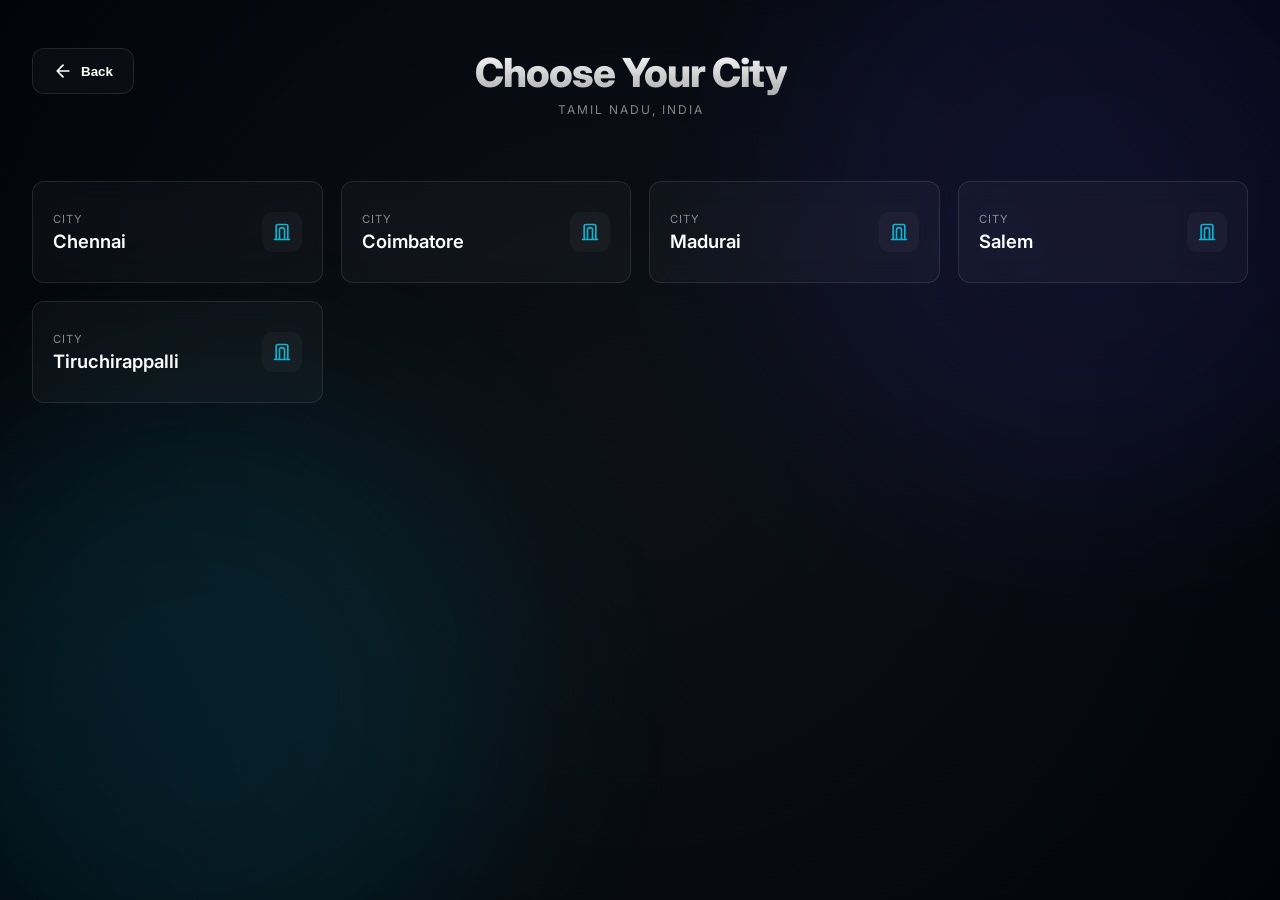
<file: city-selection/index.html>
<!DOCTYPE html>
<html lang="en">
<head>
    <meta charset="UTF-8">
    <meta name="viewport" content="width=device-width, initial-scale=1.0">
    <title>WeatherSphere | Choose Your City</title>
    <link rel="stylesheet" href="css/style.css">
    <!-- Premium Google Font -->
    <link href="https://fonts.googleapis.com/css2?family=Inter:wght@300;400;600;800&display=swap" rel="stylesheet">
</head>
<body>

    <!-- Animated Background (Consistent with System) -->
    <div class="bg-wrapper">
        <div class="gradient-bg"></div>
        <div class="glow-orb orb-1"></div>
        <div class="glow-orb orb-2"></div>
    </div>

    <div class="content-container">
        <!-- Header -->
        <header>
            <button class="back-btn glass" id="backBtn">
                <svg width="20" height="20" viewBox="0 0 24 24" fill="none" stroke="currentColor" stroke-width="2" stroke-linecap="round" stroke-linejoin="round"><path d="M19 12H5M12 19l-7-7 7-7"/></svg>
                Back
            </button>
            <div class="header-text">
                <h1 class="page-title">Choose Your City</h1>
                <p class="subtitle" id="locationContext">Loading context...</p>
            </div>
            <div class="spacer"></div>
        </header>

        <!-- Main City Grid -->
        <main>
            <div class="city-grid" id="cityGrid">
                <!-- Cities will be injected dynamically -->
            </div>
        </main>
    </div>

    <!-- Final Selection Overlay -->
    <div id="loadingOverlay" class="loading-overlay hidden">
        <div class="loader-content">
            <div class="pulse-ring"></div>
            <p class="loading-text">Analyzing Weather...</p>
        </div>
    </div>

    <script src="js/script.js"></script>
</body>
</html>
</file>
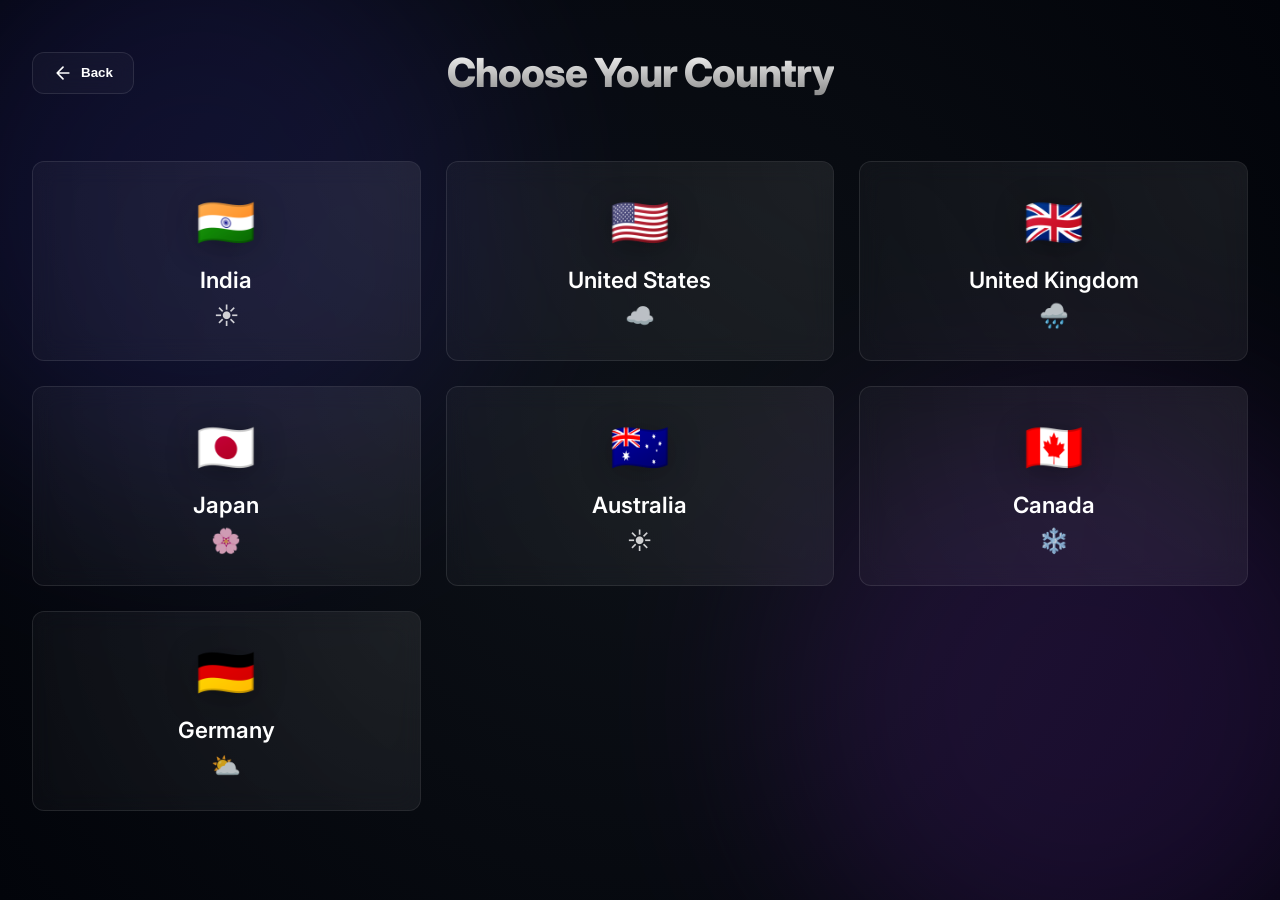
<file: country-selection/index.html>
<!DOCTYPE html>
<html lang="en">
<head>
    <meta charset="UTF-8">
    <meta name="viewport" content="width=device-width, initial-scale=1.0">
    <title>WeatherSphere | Choose Your Country</title>
    <link rel="stylesheet" href="css/style.css">
    <!-- Premium Google Font -->
    <link href="https://fonts.googleapis.com/css2?family=Inter:wght@300;400;600;800&display=swap" rel="stylesheet">
</head>
<body>

    <!-- Animated Background Layers -->
    <div class="bg-wrapper">
        <div class="gradient-bg"></div>
        <div class="particles" id="particles"></div>
        <div class="glow-orb orb-1"></div>
        <div class="glow-orb orb-2"></div>
    </div>

    <div class="content-container">
        <!-- Header -->
        <header>
            <button class="back-btn glass">
                <svg width="20" height="20" viewBox="0 0 24 24" fill="none" stroke="currentColor" stroke-width="2" stroke-linecap="round" stroke-linejoin="round"><path d="M19 12H5M12 19l-7-7 7-7"/></svg>
                Back
            </button>
            <h1 class="page-title">Choose Your Country</h1>
            <div class="spacer"></div> <!-- For balancing Flexbox -->
        </header>

        <!-- Main Grid -->
        <main>
            <div class="country-grid" id="countryGrid">
                <!-- Cards will be injected by JavaScript -->
            </div>
        </main>
    </div>

    <!-- Selection Overlay -->
    <div id="loadingOverlay" class="loading-overlay hidden">
        <div class="loader-content">
            <div class="spinner"></div>
            <p class="loading-text">Loading States...</p>
        </div>
    </div>

    <script src="js/script.js"></script>
</body>
</html>
</file>
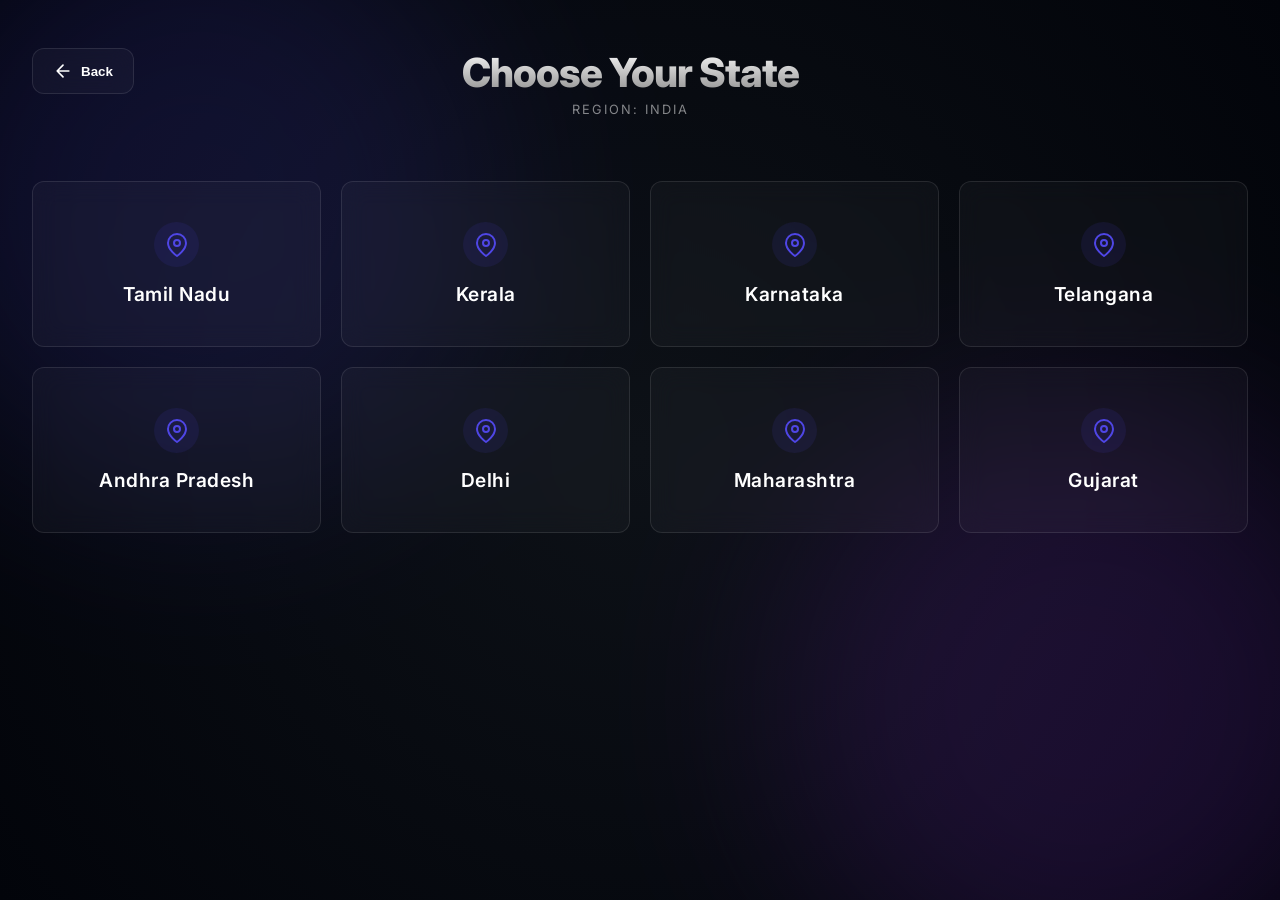
<file: state-selection/index.html>
<!DOCTYPE html>
<html lang="en">
<head>
    <meta charset="UTF-8">
    <meta name="viewport" content="width=device-width, initial-scale=1.0">
    <title>WeatherSphere | Choose Your State</title>
    <link rel="stylesheet" href="css/style.css">
    <!-- Premium Google Font -->
    <link href="https://fonts.googleapis.com/css2?family=Inter:wght@300;400;600;800&display=swap" rel="stylesheet">
</head>
<body>

    <!-- Animated Background Layers (Consistent with Country Selection) -->
    <div class="bg-wrapper">
        <div class="gradient-bg"></div>
        <div class="glow-orb orb-1"></div>
        <div class="glow-orb orb-2"></div>
    </div>

    <div class="content-container">
        <!-- Header -->
        <header>
            <button class="back-btn glass" id="backBtn">
                <svg width="20" height="20" viewBox="0 0 24 24" fill="none" stroke="currentColor" stroke-width="2" stroke-linecap="round" stroke-linejoin="round"><path d="M19 12H5M12 19l-7-7 7-7"/></svg>
                Back
            </button>
            <div class="header-text">
                <h1 class="page-title">Choose Your State</h1>
                <p class="subtitle" id="selectedCountryDisplay">Loading context...</p>
            </div>
            <div class="spacer"></div>
        </header>

        <!-- Main State Grid -->
        <main>
            <div class="state-grid" id="stateGrid">
                <!-- States will be injected dynamically by JavaScript -->
            </div>
        </main>
    </div>

    <!-- Selection Overlay -->
    <div id="loadingOverlay" class="loading-overlay hidden">
        <div class="loader-content">
            <div class="spinner"></div>
            <p class="loading-text">Loading Cities...</p>
        </div>
    </div>

    <script src="js/script.js"></script>
</body>
</html>
</file>
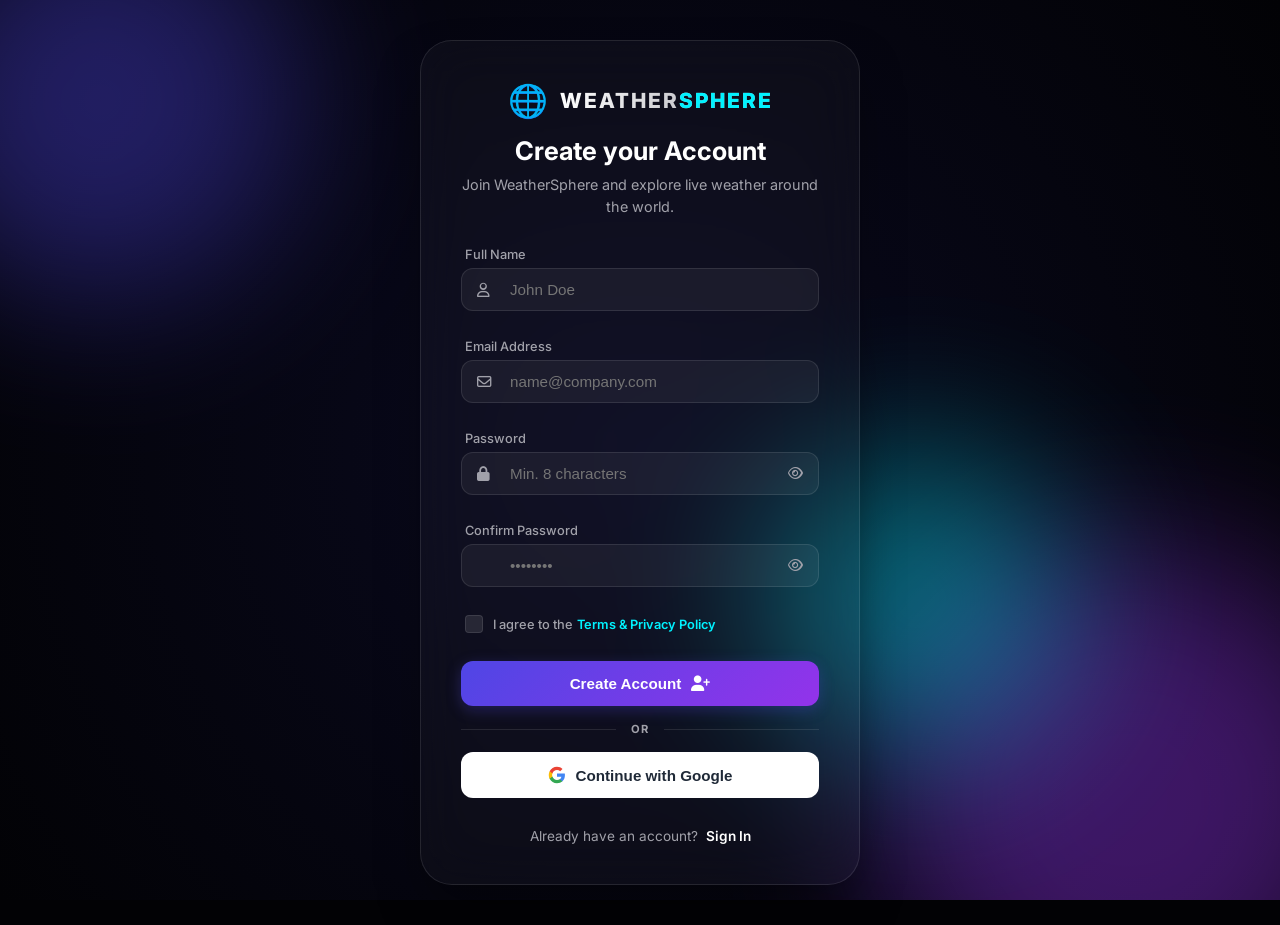
<file: frontend/register-page/index.html>
<!DOCTYPE html>
<html lang="en">
<head>
    <meta charset="UTF-8">
    <meta name="viewport" content="width=device-width, initial-scale=1.0">
    <title>WeatherSphere | Create Account</title>
    <!-- Premium Typography -->
    <link href="https://fonts.googleapis.com/css2?family=Inter:wght@300;400;500;600;700;800&display=swap" rel="stylesheet">
    <!-- Icons -->
    <link rel="stylesheet" href="https://cdnjs.cloudflare.com/ajax/libs/font-awesome/6.4.0/css/all.min.css">
    <link rel="stylesheet" href="css/style.css">
</head>
<body>

    <!-- Animated Background Layers (Mirrored from Login) -->
    <div class="bg-wrapper">
        <div class="glow-orb orb-1"></div>
        <div class="glow-orb orb-2"></div>
        <div class="glow-orb orb-3"></div>
    </div>

    <div class="login-container">
        <!-- Glass Card -->
        <main class="login-card">
            <header class="card-header">
                <div class="logo-area">
                    <span class="logo-icon">🌐</span>
                    <h1 class="logo-text">WEATHER<span>SPHERE</span></h1>
                </div>
                <h2>Create your Account</h2>
                <p class="subtitle">Join WeatherSphere and explore live weather around the world.</p>
            </header>

            <form id="registerForm" class="login-form" novalidate>
                <!-- Full Name Field -->
                <div class="input-group">
                    <label for="fullName">Full Name</label>
                    <div class="input-wrapper">
                        <i class="fa-regular fa-user field-icon"></i>
                        <input type="text" id="username" placeholder="John Doe" required>
                    </div>
                    <span class="validation-msg" id="nameError">Name is required</span>
                </div>

                <!-- Email Field -->
                <div class="input-group">
                    <label for="email">Email Address</label>
                    <div class="input-wrapper">
                        <i class="fa-regular fa-envelope field-icon"></i>
                        <input type="email" id="email" placeholder="name@company.com" required>
                    </div>
                    <span class="validation-msg" id="emailError">Please enter a valid email</span>
                </div>

                <!-- Password Field -->
                <div class="input-group">
                    <label for="password">Password</label>
                    <div class="input-wrapper">
                        <i class="fa-solid fa-lock field-icon"></i>
                        <input type="password" id="password" placeholder="Min. 8 characters" required>
                        <button type="button" class="toggle-password" data-target="password">
                            <i class="fa-regular fa-eye toggle-icon"></i>
                        </button>
                    </div>
                    <span class="validation-msg" id="passwordError">Password must be at least 8 characters</span>
                </div>

                <!-- Confirm Password Field -->
                <div class="input-group">
                    <label for="confirmPassword">Confirm Password</label>
                    <div class="input-wrapper">
                        <i class="fa-solid fa-shield-check field-icon"></i>
                        <input type="password" id="confirmPassword" placeholder="••••••••" required>
                        <button type="button" class="toggle-password" data-target="confirmPassword">
                            <i class="fa-regular fa-eye toggle-icon"></i>
                        </button>
                    </div>
                    <span class="validation-msg" id="confirmError">Passwords do not match</span>
                </div>

                <!-- Terms & Privacy -->
                <div class="form-options">
                    <label class="checkbox-container">
                        <input type="checkbox" id="terms">
                        <span class="checkmark"></span>
                        I agree to the <a href="#" class="inline-link">Terms & Privacy Policy</a>
                    </label>
                </div>

                <!-- Actions -->
                <div class="button-stack">
                    <button onclick="registerUser()" type="button" id="submitBtn" class="btn btn-primary" >
                        <span>Create Account</span>
                        <i class="fa-solid fa-user-plus"></i>
                    </button>
                    
                    <div class="divider">
                        <span>OR</span>
                    </div>

                    <button type="button" class="btn btn-google" onclick="registerWithGoogle()">
                        <svg class="google-icon" viewBox="0 0 24 24">
                            <path d="M22.56 12.25c0-.78-.07-1.53-.2-2.25H12v4.26h5.92c-.26 1.37-1.04 2.53-2.21 3.31v2.77h3.57c2.08-1.92 3.28-4.74 3.28-8.09z" fill="#4285F4"/>
                            <path d="M12 23c2.97 0 5.46-.98 7.28-2.66l-3.57-2.77c-.98.66-2.23 1.06-3.71 1.06-2.86 0-5.29-1.93-6.16-4.53H2.18v2.84C3.99 20.53 7.7 23 12 23z" fill="#34A853"/>
                            <path d="M5.84 14.09c-.22-.66-.35-1.36-.35-2.09s.13-1.43.35-2.09V7.07H2.18C1.43 8.55 1 10.22 1 12s.43 3.45 1.18 4.93l2.85-2.22.81-.62z" fill="#FBBC05"/>
                            <path d="M12 5.38c1.62 0 3.06.56 4.21 1.64l3.15-3.15C17.45 2.09 14.97 1 12 1 7.7 1 3.99 3.47 2.18 7.07l3.66 2.84c.87-2.6 3.3-4.53 6.16-4.53z" fill="#EA4335"/>
                        </svg>
                        Continue with Google
                    </button>
                </div>
            </form>

            <footer class="card-footer">
                <p>Already have an account? <a href="../login-page/index.html">Sign In</a></p>
            </footer>
        </main>
    </div>

    <script src="js/script.js"></script>
</body>
</html>
</file>
<file: city-selection/css/style.css>
/* --- Variables & Reset --- */
:root {
    --primary-bg: #02040a;
    --accent-blue: #4f46e5;
    --accent-cyan: #06b6d4;
    --glass: rgba(255, 255, 255, 0.03);
    --glass-border: rgba(255, 255, 255, 0.1);
    --glass-heavy: rgba(255, 255, 255, 0.08);
    --text-main: #ffffff;
    --text-dim: rgba(255, 255, 255, 0.5);
    --font-family: 'Inter', sans-serif;
}

* { margin: 0; padding: 0; box-sizing: border-box; }

body {
    background-color: var(--primary-bg);
    color: var(--text-main);
    font-family: var(--font-family);
    overflow-x: hidden;
    min-height: 100vh;
}

/* --- Shared Background --- */
.bg-wrapper { position: fixed; inset: 0; z-index: -1; overflow: hidden; }
.gradient-bg { position: absolute; width: 100%; height: 100%; background: radial-gradient(circle at 50% 50%, #0d1117 0%, #02040a 100%); }
.glow-orb { position: absolute; width: 600px; height: 600px; border-radius: 50%; filter: blur(100px); opacity: 0.12; animation: orbMove 20s infinite alternate ease-in-out; }
.orb-1 { background: var(--accent-blue); top: -100px; right: -100px; }
.orb-2 { background: var(--accent-cyan); bottom: -100px; left: -100px; animation-delay: -5s; }

@keyframes orbMove {
    from { transform: translate(0, 0) scale(1); }
    to { transform: translate(-50px, 100px) scale(1.1); }
}

/* --- Layout --- */
.content-container { max-width: 1400px; margin: 0 auto; padding: 2rem; }

header { display: flex; justify-content: space-between; align-items: flex-start; margin-bottom: 4rem; padding-top: 1rem; }
.header-text { text-align: center; }
.page-title { font-size: 2.5rem; font-weight: 800; letter-spacing: -1px; background: linear-gradient(to bottom, #fff, #aaa); -webkit-background-clip: text; -webkit-text-fill-color: transparent; }
.subtitle { color: var(--text-dim); margin-top: 5px; text-transform: uppercase; letter-spacing: 2px; font-size: 0.75rem; }

.glass { background: var(--glass); backdrop-filter: blur(12px); border: 1px solid var(--glass-border); border-radius: 12px; }
.back-btn { display: flex; align-items: center; gap: 8px; color: white; padding: 12px 20px; cursor: pointer; font-weight: 600; transition: all 0.3s ease; border: 1px solid var(--glass-border); }
.back-btn:hover { background: var(--glass-heavy); transform: translateX(-5px); }
.spacer { width: 120px; }

/* --- City Grid --- */
.city-grid { display: grid; grid-template-columns: repeat(auto-fill, minmax(260px, 1fr)); gap: 18px; padding-bottom: 50px; }

/* --- City Cards --- */
.city-card {
    position: relative;
    padding: 30px 20px;
    cursor: pointer;
    transition: all 0.4s cubic-bezier(0.165, 0.84, 0.44, 1);
    display: flex;
    justify-content: space-between;
    align-items: center;
    overflow: hidden;
}

.city-card:hover {
    transform: scale(1.03);
    background: rgba(255, 255, 255, 0.07);
    border-color: var(--accent-cyan);
    box-shadow: 0 10px 30px rgba(0,0,0,0.5);
}

.city-info { display: flex; flex-direction: column; gap: 4px; }
.city-name { font-size: 1.15rem; font-weight: 600; color: #fff; }
.city-tag { font-size: 0.7rem; color: var(--text-dim); text-transform: uppercase; letter-spacing: 1px; }

.city-icon {
    width: 40px;
    height: 40px;
    display: flex;
    align-items: center;
    justify-content: center;
    background: rgba(255,255,255,0.03);
    border-radius: 10px;
    color: var(--accent-cyan);
    transition: 0.3s ease;
}

.city-card:hover .city-icon {
    background: var(--accent-cyan);
    color: #000;
}

/* --- Ripple & Selection --- */
.ripple { position: absolute; border-radius: 50%; background: rgba(6, 182, 212, 0.3); transform: scale(0); animation: rippleEffect 0.6s linear; pointer-events: none; }
@keyframes rippleEffect { to { transform: scale(4); opacity: 0; } }

/* --- Loading Overlay --- */
.loading-overlay { position: fixed; inset: 0; background: #02040a; z-index: 1000; display: flex; justify-content: center; align-items: center; transition: opacity 0.5s ease; }
.loading-overlay.hidden { opacity: 0; pointer-events: none; }

.pulse-ring {
    width: 80px;
    height: 80px;
    border-radius: 50%;
    border: 2px solid var(--accent-cyan);
    margin-bottom: 30px;
    animation: pulse 1.5s ease-out infinite;
}

@keyframes pulse {
    0% { transform: scale(0.5); opacity: 1; }
    100% { transform: scale(1.5); opacity: 0; }
}

.loading-text { letter-spacing: 4px; text-transform: uppercase; font-size: 0.8rem; color: #fff; text-align: center; }

/* --- Responsive --- */
@media (max-width: 768px) {
    header { flex-direction: column; align-items: center; gap: 20px; }
    .back-btn { width: 100%; justify-content: center; }
    .spacer { display: none; }
    .city-grid { grid-template-columns: 1fr; }
}
</file>
<file: country-selection/css/style.css>
/* --- Variables & Reset --- */
:root {
    --primary-bg: #02040a;
    --accent-blue: #4f46e5;
    --accent-purple: #9333ea;
    --glass: rgba(255, 255, 255, 0.03);
    --glass-border: rgba(255, 255, 255, 0.1);
    --glass-heavy: rgba(255, 255, 255, 0.08);
    --text-main: #ffffff;
    --text-dim: rgba(255, 255, 255, 0.5);
    --font-family: 'Inter', sans-serif;
}

* {
    margin: 0;
    padding: 0;
    box-sizing: border-box;
}

body {
    background-color: var(--primary-bg);
    color: var(--text-main);
    font-family: var(--font-family);
    overflow-x: hidden;
    min-height: 100vh;
}

/* --- Animated Background --- */
.bg-wrapper {
    position: fixed;
    inset: 0;
    z-index: -1;
    overflow: hidden;
}

.gradient-bg {
    position: absolute;
    width: 100%;
    height: 100%;
    background: radial-gradient(circle at 50% 50%, #0d1117 0%, #02040a 100%);
}

.glow-orb {
    position: absolute;
    width: 600px;
    height: 600px;
    border-radius: 50%;
    filter: blur(100px);
    opacity: 0.15;
    animation: orbMove 20s infinite alternate ease-in-out;
}

.orb-1 { background: var(--accent-blue); top: -100px; left: -100px; }
.orb-2 { background: var(--accent-purple); bottom: -100px; right: -100px; animation-delay: -5s; }

@keyframes orbMove {
    from { transform: translate(0, 0) scale(1); }
    to { transform: translate(100px, 50px) scale(1.2); }
}

/* --- Layout --- */
.content-container {
    max-width: 1400px;
    margin: 0 auto;
    padding: 2rem;
}

header {
    display: flex;
    justify-content: space-between;
    align-items: center;
    margin-bottom: 4rem;
    padding-top: 1rem;
}

.page-title {
    font-size: 2.5rem;
    font-weight: 800;
    letter-spacing: -1px;
    text-align: center;
    background: linear-gradient(to bottom, #fff, #888);
    -webkit-background-clip: text;
    -webkit-text-fill-color: transparent;
}

.glass {
    background: var(--glass);
    backdrop-filter: blur(12px);
    border: 1px solid var(--glass-border);
    border-radius: 12px;
}

.back-btn {
    display: flex;
    align-items: center;
    gap: 8px;
    color: white;
    padding: 10px 20px;
    cursor: pointer;
    font-weight: 600;
    transition: all 0.3s ease;
}

.back-btn:hover {
    background: var(--glass-heavy);
    transform: translateX(-5px);
}

.spacer { width: 100px; } /* Balances the header */

/* --- Grid --- */
.country-grid {
    display: grid;
    grid-template-columns: repeat(auto-fit, minmax(300px, 1fr));
    gap: 25px;
    padding-bottom: 50px;
}

/* --- Country Cards --- */
.country-card {
    position: relative;
    padding: 30px;
    cursor: pointer;
    transition: all 0.4s cubic-bezier(0.175, 0.885, 0.32, 1.275);
    overflow: hidden;
    display: flex;
    flex-direction: column;
    align-items: center;
    text-align: center;
}

.country-card::before {
    content: '';
    position: absolute;
    inset: 0;
    background: radial-gradient(circle at top right, rgba(255,255,255,0.05), transparent);
    pointer-events: none;
}

.country-card:hover {
    transform: translateY(-10px) scale(1.02);
    background: var(--glass-heavy);
    border-color: rgba(255, 255, 255, 0.3);
    box-shadow: 0 20px 40px rgba(0, 0, 0, 0.4), 0 0 20px rgba(79, 70, 229, 0.2);
}

.flag {
    font-size: 3rem;
    margin-bottom: 15px;
    filter: drop-shadow(0 5px 15px rgba(0,0,0,0.3));
}

.country-name {
    font-size: 1.4rem;
    font-weight: 600;
    margin-bottom: 8px;
}

.weather-indicator {
    font-size: 1.5rem;
    opacity: 0.8;
}

/* --- Selection States --- */
.country-card.dimmed {
    opacity: 0.3;
    filter: blur(2px);
    transform: scale(0.95);
    pointer-events: none;
}

.country-card.selected {
    border-color: var(--accent-blue);
    background: rgba(79, 70, 229, 0.1);
    box-shadow: 0 0 30px rgba(79, 70, 229, 0.4);
}

/* --- Ripple Effect --- */
.ripple {
    position: absolute;
    border-radius: 50%;
    background: rgba(255, 255, 255, 0.2);
    transform: scale(0);
    animation: rippleEffect 0.6s linear;
    pointer-events: none;
}

@keyframes rippleEffect {
    to { transform: scale(4); opacity: 0; }
}

/* --- Loading Overlay --- */
.loading-overlay {
    position: fixed;
    inset: 0;
    background: rgba(0,0,0,0.8);
    backdrop-filter: blur(20px);
    z-index: 100;
    display: flex;
    justify-content: center;
    align-items: center;
    transition: opacity 0.5s ease;
}

.loading-overlay.hidden {
    opacity: 0;
    pointer-events: none;
}

.loader-content { text-align: center; }

.spinner {
    width: 50px;
    height: 50px;
    border: 3px solid rgba(255,255,255,0.1);
    border-top: 3px solid var(--accent-blue);
    border-radius: 50%;
    animation: spin 1s linear infinite;
    margin: 0 auto 20px;
}

.loading-text {
    letter-spacing: 2px;
    text-transform: uppercase;
    font-size: 0.9rem;
    font-weight: 300;
}

@keyframes spin { to { transform: rotate(360deg); } }

/* --- Responsive --- */
@media (max-width: 768px) {
    .page-title { font-size: 1.8rem; }
    .content-container { padding: 1.2rem; }
    .spacer { display: none; }
    header { flex-direction: column; gap: 20px; margin-bottom: 2rem; }
    .country-grid { grid-template-columns: 1fr; }
}
</file>
<file: state-selection/css/style.css>
/* --- Variables & Reset (Inherited from WeatherSphere Design System) --- */
:root {
    --primary-bg: #02040a;
    --accent-blue: #4f46e5;
    --accent-purple: #9333ea;
    --glass: rgba(255, 255, 255, 0.03);
    --glass-border: rgba(255, 255, 255, 0.1);
    --glass-heavy: rgba(255, 255, 255, 0.08);
    --text-main: #ffffff;
    --text-dim: rgba(255, 255, 255, 0.5);
    --font-family: 'Inter', sans-serif;
}

* {
    margin: 0;
    padding: 0;
    box-sizing: border-box;
}

body {
    background-color: var(--primary-bg);
    color: var(--text-main);
    font-family: var(--font-family);
    overflow-x: hidden;
    min-height: 100vh;
}

/* --- Background (Sync with Country Selection) --- */
.bg-wrapper {
    position: fixed;
    inset: 0;
    z-index: -1;
    overflow: hidden;
}

.gradient-bg {
    position: absolute;
    width: 100%;
    height: 100%;
    background: radial-gradient(circle at 50% 50%, #0d1117 0%, #02040a 100%);
}

.glow-orb {
    position: absolute;
    width: 600px;
    height: 600px;
    border-radius: 50%;
    filter: blur(100px);
    opacity: 0.15;
    animation: orbMove 20s infinite alternate ease-in-out;
}

.orb-1 { background: var(--accent-blue); top: -100px; left: -100px; }
.orb-2 { background: var(--accent-purple); bottom: -100px; right: -100px; animation-delay: -5s; }

@keyframes orbMove {
    from { transform: translate(0, 0) scale(1); }
    to { transform: translate(100px, 50px) scale(1.2); }
}

/* --- Layout --- */
.content-container {
    max-width: 1400px;
    margin: 0 auto;
    padding: 2rem;
}

header {
    display: flex;
    justify-content: space-between;
    align-items: flex-start;
    margin-bottom: 4rem;
    padding-top: 1rem;
}

.header-text {
    text-align: center;
}

.page-title {
    font-size: 2.5rem;
    font-weight: 800;
    letter-spacing: -1px;
    background: linear-gradient(to bottom, #fff, #888);
    -webkit-background-clip: text;
    -webkit-text-fill-color: transparent;
}

.subtitle {
    color: var(--text-dim);
    margin-top: 5px;
    text-transform: uppercase;
    letter-spacing: 2px;
    font-size: 0.8rem;
}

.glass {
    background: var(--glass);
    backdrop-filter: blur(12px);
    border: 1px solid var(--glass-border);
    border-radius: 12px;
}

.back-btn {
    display: flex;
    align-items: center;
    gap: 8px;
    color: white;
    padding: 12px 20px;
    cursor: pointer;
    font-weight: 600;
    transition: all 0.3s ease;
    border: 1px solid var(--glass-border);
}

.back-btn:hover {
    background: var(--glass-heavy);
    transform: translateX(-5px);
    border-color: var(--text-dim);
}

.spacer { width: 120px; }

/* --- Grid --- */
.state-grid {
    display: grid;
    grid-template-columns: repeat(auto-fit, minmax(280px, 1fr));
    gap: 20px;
    padding-bottom: 50px;
}

/* --- State Cards --- */
.state-card {
    position: relative;
    padding: 40px 25px;
    cursor: pointer;
    transition: all 0.4s cubic-bezier(0.175, 0.885, 0.32, 1.275);
    overflow: hidden;
    display: flex;
    flex-direction: column;
    align-items: center;
    justify-content: center;
    gap: 15px;
}

.state-card:hover {
    transform: translateY(-8px) scale(1.02);
    background: var(--glass-heavy);
    border-color: rgba(255, 255, 255, 0.3);
    box-shadow: 0 15px 30px rgba(0, 0, 0, 0.4), 0 0 15px rgba(79, 70, 229, 0.2);
}

.loc-icon {
    width: 45px;
    height: 45px;
    background: rgba(79, 70, 229, 0.1);
    border-radius: 50%;
    display: flex;
    align-items: center;
    justify-content: center;
    color: var(--accent-blue);
    transition: all 0.3s ease;
}

.state-card:hover .loc-icon {
    background: var(--accent-blue);
    color: white;
    transform: rotate(15deg);
}

.state-name {
    font-size: 1.2rem;
    font-weight: 600;
    letter-spacing: 0.5px;
}

/* --- Selection Styles --- */
.state-card.selected {
    border-color: var(--accent-blue);
    background: rgba(79, 70, 229, 0.15);
}

/* --- Ripple Effect --- */
.ripple {
    position: absolute;
    border-radius: 50%;
    background: rgba(255, 255, 255, 0.15);
    transform: scale(0);
    animation: rippleEffect 0.6s linear;
    pointer-events: none;
}

@keyframes rippleEffect {
    to { transform: scale(4); opacity: 0; }
}

/* --- Loading Overlay --- */
.loading-overlay {
    position: fixed;
    inset: 0;
    background: rgba(0,0,0,0.85);
    backdrop-filter: blur(25px);
    z-index: 1000;
    display: flex;
    justify-content: center;
    align-items: center;
    transition: opacity 0.5s ease;
}

.loading-overlay.hidden { opacity: 0; pointer-events: none; }

.spinner {
    width: 60px;
    height: 60px;
    border: 3px solid rgba(255,255,255,0.05);
    border-top: 3px solid var(--accent-purple);
    border-radius: 50%;
    animation: spin 0.8s linear infinite;
    margin: 0 auto 25px;
}

.loading-text {
    letter-spacing: 3px;
    text-transform: uppercase;
    font-size: 0.8rem;
    font-weight: 400;
    color: var(--text-dim);
}

@keyframes spin { to { transform: rotate(360deg); } }

/* --- Responsive --- */
@media (max-width: 768px) {
    header { flex-direction: column; align-items: center; gap: 25px; }
    .back-btn { width: 100%; justify-content: center; }
    .spacer { display: none; }
    .state-grid { grid-template-columns: 1fr; }
}
</file>
<file: frontend/register-page/css/style.css>
:root {
    --primary-cyan: #00f2ff;
    --primary-blue: #4f46e5;
    --accent-purple: #9333ea;
    --bg-dark: #020205;
    --glass-bg: rgba(255, 255, 255, 0.03);
    --glass-border: rgba(255, 255, 255, 0.1);
    --text-main: #ffffff;
    --text-dim: #a1a1aa;
    --error-red: #ff4b4b;
    --transition: all 0.3s cubic-bezier(0.4, 0, 0.2, 1);
}

* {
    margin: 0;
    padding: 0;
    box-sizing: border-box;
}

body {
    font-family: 'Inter', sans-serif;
    background-color: var(--bg-dark);
    color: var(--text-main);
    min-height: 100vh;
    display: flex;
    justify-content: center;
    align-items: center;
    overflow-x: hidden;
    padding: 20px 0; /* Extra space for taller cards on mobile */
}

/* --- Animated Background --- */
.bg-wrapper {
    position: fixed;
    top: 0;
    left: 0;
    width: 100%;
    height: 100%;
    z-index: -1;
    overflow: hidden;
    background: radial-gradient(circle at 50% 50%, #0a0a20 0%, #020205 100%);
}

.glow-orb {
    position: absolute;
    border-radius: 50%;
    filter: blur(80px);
    opacity: 0.4;
    animation: moveOrb 20s infinite alternate;
}

.orb-1 { width: 400px; height: 400px; background: var(--primary-blue); top: -100px; left: -100px; }
.orb-2 { width: 500px; height: 500px; background: var(--accent-purple); bottom: -150px; right: -100px; animation-delay: -5s; }
.orb-3 { width: 300px; height: 300px; background: var(--primary-cyan); top: 50%; left: 60%; animation-duration: 15s; }

@keyframes moveOrb {
    from { transform: translate(0, 0) scale(1); }
    to { transform: translate(50px, 100px) scale(1.2); }
}

/* --- Card Structure --- */
.login-container {
    width: 100%;
    max-width: 480px;
    padding: 20px;
    z-index: 1;
}

.login-card {
    background: var(--glass-bg);
    backdrop-filter: blur(25px);
    -webkit-backdrop-filter: blur(25px);
    border: 1px solid var(--glass-border);
    border-radius: 32px;
    padding: 40px;
    box-shadow: 0 25px 50px -12px rgba(0, 0, 0, 0.5);
    animation: slideUp 0.8s ease-out;
}

@keyframes slideUp {
    from { opacity: 0; transform: translateY(30px); }
    to { opacity: 1; transform: translateY(0); }
}

/* --- Typography & Header --- */
.card-header { text-align: center; margin-bottom: 30px; }

.logo-area {
    display: flex;
    align-items: center;
    justify-content: center;
    gap: 12px;
    margin-bottom: 15px;
}

.logo-icon { font-size: 2rem; }

.logo-text {
    font-size: 1.3rem;
    font-weight: 800;
    letter-spacing: 2px;
    background: linear-gradient(to right, #fff, var(--text-dim));
    -webkit-background-clip: text;
    -webkit-text-fill-color: transparent;
}

.logo-text span { color: var(--primary-cyan); -webkit-text-fill-color: var(--primary-cyan); }

h2 { font-size: 1.6rem; font-weight: 700; margin-bottom: 8px; }
.subtitle { color: var(--text-dim); font-size: 0.9rem; line-height: 1.5; }

/* --- Forms --- */
.login-form { display: flex; flex-direction: column; gap: 18px; }

.input-group { display: flex; flex-direction: column; gap: 6px; }

label { font-size: 0.8rem; font-weight: 500; color: var(--text-dim); margin-left: 4px; }

.input-wrapper {
    position: relative;
    display: flex;
    align-items: center;
}

.field-icon {
    position: absolute;
    left: 16px;
    color: var(--text-dim);
    font-size: 0.9rem;
}

input {
    width: 100%;
    padding: 12px 16px 12px 48px;
    background: rgba(255, 255, 255, 0.05);
    border: 1px solid var(--glass-border);
    border-radius: 12px;
    color: white;
    font-size: 0.95rem;
    transition: var(--transition);
}

input:focus {
    outline: none;
    border-color: var(--primary-cyan);
    background: rgba(255, 255, 255, 0.08);
    box-shadow: 0 0 0 4px rgba(0, 242, 255, 0.1);
}

.validation-msg {
    font-size: 0.75rem;
    color: var(--error-red);
    margin-left: 4px;
    margin-top: 4px;
    opacity: 0;
    height: 0;
    transition: var(--transition);
    pointer-events: none;
}

.input-group.error input { border-color: var(--error-red); }
.input-group.error .validation-msg { opacity: 1; height: auto; margin-top: 4px; }

.toggle-password {
    position: absolute;
    right: 16px;
    background: none;
    border: none;
    color: var(--text-dim);
    cursor: pointer;
    transition: var(--transition);
}

.toggle-password:hover { color: white; }

/* --- Checkbox --- */
.checkbox-container {
    display: flex;
    align-items: center;
    cursor: pointer;
    user-select: none;
    font-size: 0.8rem;
    color: var(--text-dim);
}

.inline-link { color: var(--primary-cyan); text-decoration: none; font-weight: 600; margin-left: 4px; }

.checkbox-container input { display: none; }

.checkmark {
    height: 18px;
    width: 18px;
    background: rgba(255, 255, 255, 0.1);
    border: 1px solid var(--glass-border);
    border-radius: 4px;
    margin-right: 10px;
    position: relative;
    transition: var(--transition);
}

.checkbox-container input:checked ~ .checkmark {
    background: var(--primary-blue);
    border-color: var(--primary-blue);
}

.checkmark:after {
    content: "";
    position: absolute;
    display: none;
    left: 6px; top: 2px;
    width: 4px; height: 8px;
    border: solid white;
    border-width: 0 2px 2px 0;
    transform: rotate(45deg);
}

.checkbox-container input:checked ~ .checkmark:after { display: block; }

/* --- Buttons --- */
.button-stack { display: flex; flex-direction: column; gap: 16px; margin-top: 10px; }

.btn {
    padding: 14px;
    border-radius: 12px;
    font-size: 0.95rem;
    font-weight: 600;
    cursor: pointer;
    display: flex;
    align-items: center;
    justify-content: center;
    gap: 10px;
    transition: var(--transition);
    border: none;
}

.btn-primary {
    background: linear-gradient(135deg, var(--primary-blue), var(--accent-purple));
    color: white;
    box-shadow: 0 4px 15px rgba(79, 70, 229, 0.3);
}

.btn-primary:hover:not(:disabled) {
    transform: translateY(-2px);
    box-shadow: 0 8px 25px rgba(79, 70, 229, 0.4);
    filter: brightness(1.1);
}

.btn-primary:disabled {
    opacity: 0.5;
    cursor: not-allowed;
    filter: grayscale(0.5);
}

.divider {
    display: flex;
    align-items: center;
    text-align: center;
    color: var(--text-dim);
    font-size: 0.7rem;
    font-weight: 700;
    letter-spacing: 1px;
}

.divider::before, .divider::after {
    content: '';
    flex: 1;
    border-bottom: 1px solid var(--glass-border);
}

.divider span { padding: 0 15px; }

.btn-google { background: white; color: #1f2937; }
.btn-google:hover { background: #f3f4f6; transform: translateY(-2px); }
.google-icon { width: 18px; height: 18px; }

/* --- Footer --- */
.card-footer { margin-top: 30px; text-align: center; font-size: 0.85rem; color: var(--text-dim); }
.card-footer a {
    color: white;
    text-decoration: none;
    font-weight: 600;
    margin-left: 4px;
    border-bottom: 1px solid transparent;
    transition: var(--transition);
}
.card-footer a:hover { border-color: white; }

@media (max-width: 480px) {
    .login-card { padding: 30px 20px; border-radius: 0; min-height: 100vh; }
    .login-container { padding: 0; }
}
</file>
